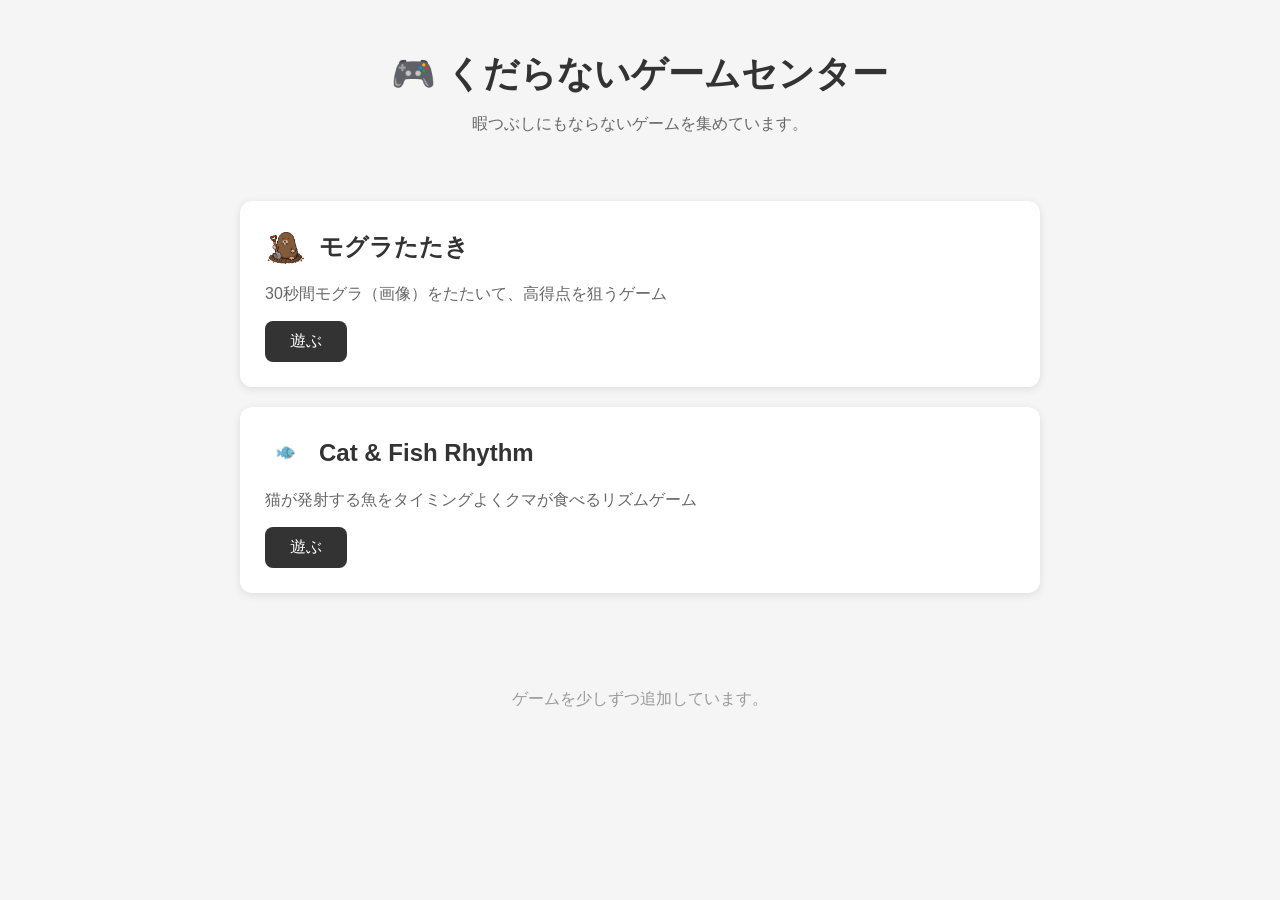
<file: index.html>
<!DOCTYPE html>
<html lang="ja">
<head>
    <meta charset="UTF-8">
    <meta name="viewport" content="width=device-width, initial-scale=1.0">

    <title>ゲームセンター</title>

    <style>
        body {
            margin: 0;
            font-family: sans-serif;
            background: #f5f5f5;
            color: #333;
        }

        header {
            text-align: center;
            padding: 50px 20px 30px;
        }

        header h1 {
            margin: 0;
            font-size: 36px;
        }

        header p {
            margin-top: 15px;
            color: #666;
        }

        .games {
            max-width: 800px;
            margin: 0 auto;
            padding: 20px;
        }

        .game {
            background: white;
            border-radius: 12px;
            padding: 25px;
            margin-bottom: 20px;
            box-shadow: 0 2px 8px rgba(0, 0, 0, 0.1);
        }

        .game h2 {
            margin-top: 0;
        }

        .game p {
            color: #666;
        }

        .play-button {
            display: inline-block;
            padding: 10px 25px;
            background: #333;
            color: white;
            text-decoration: none;
            border-radius: 8px;
        }

        .play-button:hover {
            background: #555;
        }

        footer {
            text-align: center;
            padding: 40px 20px;
            color: #999;
        }
    </style>
</head>

<body>

    <header>
        <h1>🎮 くだらないゲームセンター</h1>
        <p>暇つぶしにもならないゲームを集めています。</p>
    </header>

    <main class="games">

        <!-- 30秒モグラたたき -->
        <section class="game">
            <div style="display: flex; align-items: center; gap: 12px; margin-bottom: 10px;">
                <img src="games/click/images/mogura_normal.png" alt="モグラ" style="width: 42px; height: 42px; object-fit: contain;">
                <h2 style="margin: 0;">モグラたたき</h2>
            </div>

            <p>
                30秒間モグラ（画像）をたたいて、高得点を狙うゲーム
            </p>

            <a class="play-button" href="games/click/">
                遊ぶ
            </a>
        </section>

        <section class="game">
            <div style="display: flex; align-items: center; gap: 12px; margin-bottom: 10px;">
                <img src="games/cat-fish/images/fish.png" alt="猫と魚" style="width: 42px; height: 42px; object-fit: contain;">
                <h2 style="margin: 0;">Cat & Fish Rhythm</h2>
            </div>

            <p>
                猫が発射する魚をタイミングよくクマが食べるリズムゲーム
            </p>

            <a class="play-button" href="games/cat-fish/">
                遊ぶ
            </a>
        </section>

        <!--
        ゲームを追加するときはここに追加する。

        <section class="game">
            <h2>🎵 リズムゲーム</h2>

            <p>
                音楽に合わせてキーを叩こう。
            </p>

            <a class="play-button" href="games/rhythm/">
                遊ぶ
            </a>
        </section>
        -->

    </main>

    <footer>
        <p>ゲームを少しずつ追加しています。</p>
    </footer>

</body>
</html>
</file>
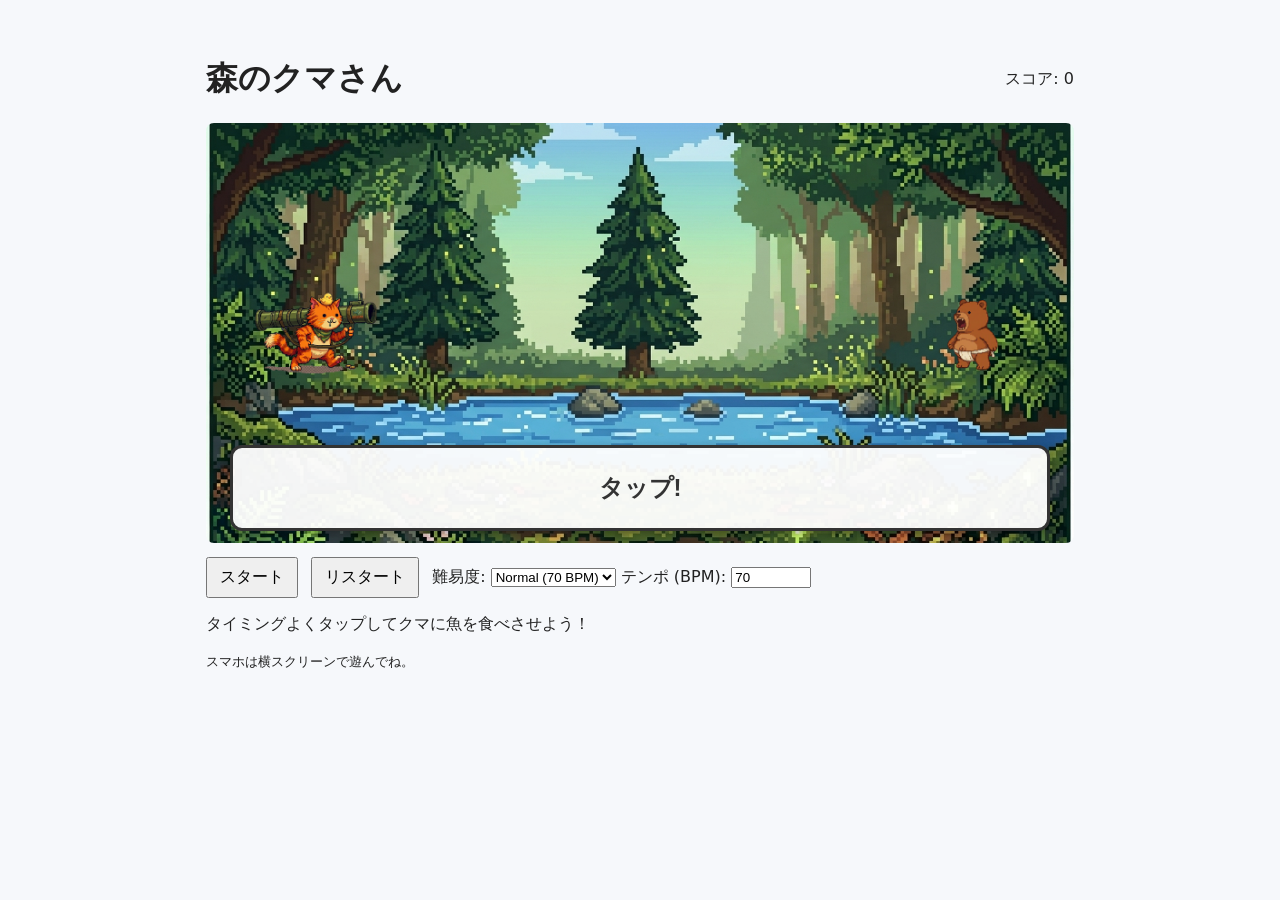
<file: games/cat-fish/index.html>
<!doctype html>
<html lang="ja">
<head>
  <meta charset="utf-8">
  <meta name="viewport" content="width=device-width,initial-scale=1">
  <title>森のクマさん</title>
  <link rel="stylesheet" href="style.css">

  <style>
    #play-area {
      background-image: url("images/background.png");
      background-size: cover;
      background-position: center;
      background-repeat: no-repeat;
    }
  </style>
</head>

<body>
  <div id="game">
    <header>
      <h1>森のクマさん</h1>
      <div id="score">スコア: <span id="score-val">0</span></div>
    </header>

    <main>
      <div id="play-area">
        <div id="cat" class="character">
          <img src="images/cat.png" alt="cat">
        </div>

        <div id="feedback" aria-hidden="true"></div>

        <div id="bear" class="character">
          <img src="images/bear.png" alt="bear">

          <div class="judge-overlay" aria-hidden="true">
            <div class="judge-ring perfect"></div>
            <div class="judge-ring good"></div>
          </div>
        </div>

        <div id="fish-layer" aria-hidden="true"></div>

        <div id="hit-zone" class="hit-zone" aria-hidden="true"></div>

        <div id="turn-banner" class="turn-banner hidden" aria-hidden="true">
          準備中
        </div>

        <button id="tap-area" class="tap-area" aria-label="タップエリア">
          タップ!
        </button>

        <div id="judgement" class="judgement" aria-hidden="true"></div>
      </div>

      <div id="controls">
        <button id="start">スタート</button>
        <button id="restart">リスタート</button>

        <label for="difficulty">難易度:</label>
        <select id="difficulty">
          <option value="easy">Easy (60 BPM)</option>
          <option value="normal" selected>Normal (70 BPM)</option>
          <option value="hard">Hard (90 BPM)</option>
        </select>

        <label for="bpm-input">テンポ (BPM):</label>
        <input
          id="bpm-input"
          type="number"
          value="70"
          min="30"
          max="240"
          style="width:80px"
        >

        <p>タイミングよくタップしてクマに魚を食べさせよう！</p>
      </div>
    </main>

    <footer>
      <small>スマホは横スクリーンで遊んでね。</small>
    </footer>
  </div>

  <script src="game.js"></script>
</body>
</html>
</file>
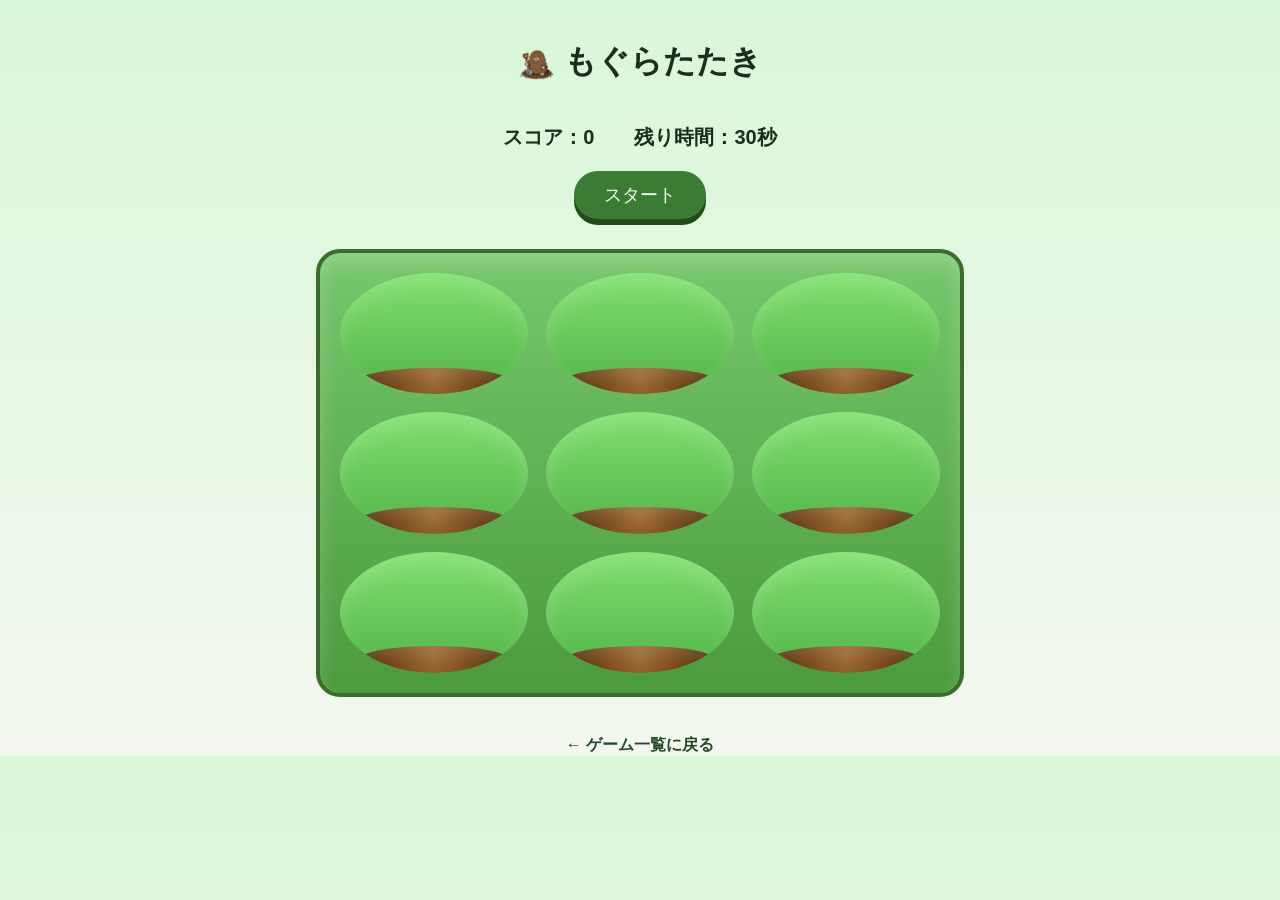
<file: games/click/index.html>
<!DOCTYPE html>
<html lang="ja">
<head>
    <meta charset="UTF-8">
    <meta name="viewport" content="width=device-width, initial-scale=1.0">

    <title>30秒もぐらたたき</title>

    <link rel="stylesheet" href="style.css">
</head>

<body>

    <h1><img src="images/mogura_normal.png" alt="もぐら" style="width: 38px; height: 38px; vertical-align: middle; margin-right: 8px;">もぐらたたき</h1>

    <div class="status">
        <p id="score">スコア：0</p>
        <p id="time">残り時間：30秒</p>
    </div>

    <button id="start">スタート</button>

    <div id="game" aria-label="もぐらたたきゲーム">
        <div class="hole"><button class="mole" data-rarity="normal" data-points="1" aria-label="モグラ1"><img class="mole-image" src="images/mogura_normal.png" alt="もぐら" data-normal="images/mogura_normal.png" data-rare="images/mogura_rare.png" data-gold="images/mogula_gold.png" data-hit-normal="images/mogura_normal_hit.png" data-hit-rare="images/mogura_rare_hit.png" data-hit-gold="images/mogura_gold_hit.png"><span class="mole-points">1</span></button></div>
        <div class="hole"><button class="mole" data-rarity="normal" data-points="1" aria-label="モグラ2"><img class="mole-image" src="images/mogura_normal.png" alt="もぐら" data-normal="images/mogura_normal.png" data-rare="images/mogura_rare.png" data-gold="images/mogula_gold.png" data-hit-normal="images/mogura_normal_hit.png" data-hit-rare="images/mogura_rare_hit.png" data-hit-gold="images/mogura_gold_hit.png"><span class="mole-points">1</span></button></div>
        <div class="hole"><button class="mole" data-rarity="normal" data-points="1" aria-label="モグラ3"><img class="mole-image" src="images/mogura_normal.png" alt="もぐら" data-normal="images/mogura_normal.png" data-rare="images/mogura_rare.png" data-gold="images/mogula_gold.png" data-hit-normal="images/mogura_normal_hit.png" data-hit-rare="images/mogura_rare_hit.png" data-hit-gold="images/mogura_gold_hit.png"><span class="mole-points">1</span></button></div>
        <div class="hole"><button class="mole" data-rarity="normal" data-points="1" aria-label="モグラ4"><img class="mole-image" src="images/mogura_normal.png" alt="もぐら" data-normal="images/mogura_normal.png" data-rare="images/mogura_rare.png" data-gold="images/mogula_gold.png" data-hit-normal="images/mogura_normal_hit.png" data-hit-rare="images/mogura_rare_hit.png" data-hit-gold="images/mogura_gold_hit.png"><span class="mole-points">1</span></button></div>
        <div class="hole"><button class="mole" data-rarity="normal" data-points="1" aria-label="モグラ5"><img class="mole-image" src="images/mogura_normal.png" alt="もぐら" data-normal="images/mogura_normal.png" data-rare="images/mogura_rare.png" data-gold="images/mogula_gold.png" data-hit-normal="images/mogura_normal_hit.png" data-hit-rare="images/mogura_rare_hit.png" data-hit-gold="images/mogura_gold_hit.png"><span class="mole-points">1</span></button></div>
        <div class="hole"><button class="mole" data-rarity="normal" data-points="1" aria-label="モグラ6"><img class="mole-image" src="images/mogura_normal.png" alt="もぐら" data-normal="images/mogura_normal.png" data-rare="images/mogura_rare.png" data-gold="images/mogula_gold.png" data-hit-normal="images/mogura_normal_hit.png" data-hit-rare="images/mogura_rare_hit.png" data-hit-gold="images/mogura_gold_hit.png"><span class="mole-points">1</span></button></div>
        <div class="hole"><button class="mole" data-rarity="normal" data-points="1" aria-label="モグラ7"><img class="mole-image" src="images/mogura_normal.png" alt="もぐら" data-normal="images/mogura_normal.png" data-rare="images/mogura_rare.png" data-gold="images/mogula_gold.png" data-hit-normal="images/mogura_normal_hit.png" data-hit-rare="images/mogura_rare_hit.png" data-hit-gold="images/mogura_gold_hit.png"><span class="mole-points">1</span></button></div>
        <div class="hole"><button class="mole" data-rarity="normal" data-points="1" aria-label="モグラ8"><img class="mole-image" src="images/mogura_normal.png" alt="もぐら" data-normal="images/mogura_normal.png" data-rare="images/mogura_rare.png" data-gold="images/mogula_gold.png" data-hit-normal="images/mogura_normal_hit.png" data-hit-rare="images/mogura_rare_hit.png" data-hit-gold="images/mogura_gold_hit.png"><span class="mole-points">1</span></button></div>
        <div class="hole"><button class="mole" data-rarity="normal" data-points="1" aria-label="モグラ9"><img class="mole-image" src="images/mogura_normal.png" alt="もぐら" data-normal="images/mogura_normal.png" data-rare="images/mogura_rare.png" data-gold="images/mogula_gold.png" data-hit-normal="images/mogura_normal_hit.png" data-hit-rare="images/mogura_rare_hit.png" data-hit-gold="images/mogura_gold_hit.png"><span class="mole-points">1</span></button></div>
    </div>

    <a href="../../">← ゲーム一覧に戻る</a>

    <script>
        const gameScript = document.createElement("script");
        gameScript.src = "game.js";
        document.body.appendChild(gameScript);
    </script>

</body>
</html>
</file>
<file: games/cat-fish/style.css>
* {
  box-sizing: border-box;
}

body {
  font-family: system-ui, -apple-system, Segoe UI, Roboto,
    'Hiragino Kaku Gothic ProN', Meiryo, Arial;
  margin: 0;
  padding: 0;
  background: #f6f8fb;
  color: #222;
}

#game {
  max-width: 900px;
  margin: 20px auto;
  padding: 16px;
}

header {
  display: flex;
  justify-content: space-between;
  align-items: center;
}

/* ==============================
   ゲームエリア
   ============================== */

#play-area {
  position: relative;
  height: 420px;

  /* 背景画像 */
  background-image: url("images/background.png");
  background-size: cover;
  background-position: center;
  background-repeat: no-repeat;

  border-radius: 8px;
  overflow: hidden;

  padding: 24px 24px 140px 24px;
}

/* ==============================
   キャラクター
   ============================== */

.character {
  width: 160px;
  height: 160px;

  display: flex;
  align-items: center;
  justify-content: center;

  position: absolute;
  top: 50%;

  transform: translateY(-50%);
}

.character img {
  max-width: 100%;
  max-height: 100%;
}

#cat {
  left: 24px;
  z-index: 30;
}

#bear {
  right: 24px;
  z-index: 30;
}

/* ==============================
   魚
   ============================== */

#fish-layer {
  position: absolute;
  left: 0;
  right: 0;
  top: 0;
  bottom: 0;

  pointer-events: none;
  z-index: 60;
}

.fish {
  position: absolute;

  width: 64px;
  height: 32px;

  transform-origin: center;

  transition:
    transform 0.6s linear,
    opacity 0.25s ease;

  z-index: 65;

  pointer-events: none;
}

.fish img {
  display: block;
  max-width: 100%;
  height: auto;
}

/* ==============================
   タップボタン
   ============================== */

.tap-area {
  position: absolute;

  bottom: 12px;
  left: 50%;

  transform: translateX(-50%);

  height: 86px;
  width: calc(100% - 48px);
  max-width: 820px;

  /* 背景が透けないようにする */
  background: rgba(255, 255, 255, 0.95);

  color: #333;

  border: 3px solid #333;
  border-radius: 12px;

  display: flex;
  align-items: center;
  justify-content: center;

  font-size: 24px;
  font-weight: bold;

  box-shadow: 0 3px 10px rgba(0, 0, 0, 0.3);

  cursor: pointer;

  z-index: 40;

  pointer-events: auto;
}

/* タップ中 */
.tap-area:active {
  background: #ddd;
  transform: translateX(-50%) scale(0.96);
}

/* ==============================
   操作部分
   ============================== */

#controls {
  margin-top: 14px;
}

button {
  padding: 8px 12px;
  font-size: 16px;
  margin-right: 8px;
}

/* ==============================
   フィードバック
   ============================== */

#feedback {
  position: absolute;

  left: 50%;
  top: 10px;

  transform: translateX(-50%);

  padding: 6px 10px;

  border-radius: 6px;

  background: rgba(0, 0, 0, 0.6);
  color: #fff;

  display: none;
}

/* ==============================
   Perfect / Good / Miss
   ============================== */

.judgement {
  position: absolute;

  left: 50%;
  top: 20%;

  transform: translateX(-50%);

  padding: 10px 18px;

  border-radius: 10px;

  font-size: 22px;
  font-weight: 700;

  color: #222;

  background: rgba(255, 255, 255, 0.95);

  opacity: 0;

  transition:
    opacity 0.12s ease,
    transform 0.18s ease;

  pointer-events: none;

  z-index: 40;
}

.judgement.show {
  opacity: 1;
  transform: translateX(-50%) translateY(-6px);
}

.judgement.perfect {
  background: #fff0a8;
  color: #b36b00;
}

.judgement.good {
  background: #d6f7d6;
  color: #0a7b19;
}

.judgement.miss {
  background: #ffd6d6;
  color: #7b0a0a;
}

.judgement.measure {
  background: #e8f0ff;
  color: #123a7a;
}

/* ==============================
   ターン表示
   ============================== */

.turn-banner {
  position: absolute;

  left: 50%;
  top: 8px;

  transform: translateX(-50%);

  padding: 8px 12px;

  border-radius: 8px;

  background: rgba(255, 255, 255, 0.95);

  font-weight: 700;

  z-index: 45;

  color: #222;

  box-shadow: 0 2px 8px rgba(0, 0, 0, 0.08);

  transition:
    opacity 0.16s ease,
    transform 0.16s ease;
}

.turn-banner.hidden {
  opacity: 0;

  transform:
    translateX(-50%)
    translateY(-6px);
}

.turn-banner.cat {
  background: #fff7e5;
  color: #6b3f00;
}

.turn-banner.bear {
  background: #e8f7ff;
  color: #0b5a86;
}

/* ==============================
   クマが食べるとき
   ============================== */

#bear.eating img {
  transform:
    translateY(-6px)
    scale(1.04);

  filter: brightness(1.08);
}

/* ==============================
   スマホ
   ============================== */

@media (max-width: 700px) {

  #play-area {
    height: auto;

    min-height: 520px;

    padding:
      18px
      18px
      110px
      18px;
  }

  .character {
    position: relative;

    width: 140px;
    height: 140px;

    margin: 10px auto;

    top: auto;

    transform: none;
  }

  .tap-area {
    position: relative;

    height: 86px;

    margin-top: 12px;

    border-radius: 12px;

    width: 100%;

    left: 0;

    transform: none;
  }

  .tap-area:active {
    transform: scale(0.96);
  }

  #fish-layer {
    z-index: 10;
  }
}

/* ==============================
   小さいスマホ
   ============================== */

@media (max-width: 600px) {

  .character {
    width: 110px;
    height: 110px;
  }

  .fish {
    width: 48px;
    height: 24px;
  }

  .judgement {
    font-size: 18px;
    top: 14%;
  }

}
</file>
<file: games/click/style.css>
body {
    margin: 0;
    font-family: sans-serif;
    text-align: center;
    background: linear-gradient(#d9f7d9, #f3f7ef);
    color: #1d2d1d;
}

h1 {
    margin-top: 40px;
    margin-bottom: 20px;
}

.status {
    display: flex;
    justify-content: center;
    gap: 40px;
    font-size: 20px;
    font-weight: bold;
}

#start {
    padding: 12px 30px;
    font-size: 18px;
    cursor: pointer;
    border: none;
    border-radius: 999px;
    background: #3a7d32;
    color: white;
    box-shadow: 0 6px 0 #224a1d;
    transition: transform 0.1s ease;
}

#start:active {
    transform: translateY(3px);
    box-shadow: 0 3px 0 #224a1d;
}

#start:disabled {
    opacity: 0.7;
    cursor: not-allowed;
}

#game {
    width: min(90vw, 600px);
    height: min(62vw, 400px);
    margin: 30px auto;
    padding: 20px;
    background: linear-gradient(#76c76d, #4b9a3d);
    border: 4px solid #3d6a2d;
    border-radius: 24px;
    display: grid;
    grid-template-columns: repeat(3, minmax(0, 1fr));
    grid-auto-rows: 1fr;
    gap: 18px;
    position: relative;
    box-shadow: inset 0 10px 20px rgba(255, 255, 255, 0.2);
}

.hole {
    display: flex;
    align-items: flex-end;
    justify-content: center;
    background: linear-gradient(#7fe06c, #52b548);
    border-radius: 50%;
    width: 100%;
    height: 100%;
    aspect-ratio: 1 / 1;
    min-height: 0;
    position: relative;
    overflow: hidden;
    box-shadow: inset 0 10px 20px rgba(255, 255, 255, 0.15);
}

@media (max-width: 480px) {
    body {
        padding: 0 10px;
    }

    h1 {
        font-size: 28px;
        margin-top: 20px;
    }

    .status {
        gap: 20px;
        font-size: 16px;
    }

    #game {
        width: min(92vw, 420px);
        height: min(70vw, 360px);
        padding: 14px;
        gap: 10px;
    }

    .mole {
        width: 72px;
        height: 72px;
        min-width: 72px;
        min-height: 72px;
    }

    .mole-image {
        max-width: 72px;
        max-height: 72px;
    }

    .mole-points {
        min-width: 26px;
        height: 26px;
        font-size: 16px;
    }
}

.hole::before {
    content: "";
    position: absolute;
    left: 10%;
    right: 10%;
    bottom: 0;
    height: 22%;
    background: radial-gradient(circle at 50% 35%, #a06e38 0%, #7d4d1e 45%, #4b2a0f 100%);
    border-radius: 50%;
    box-shadow: inset 0 8px 12px rgba(255, 255, 255, 0.12);
}

.mole {
    width: 90px;
    height: 90px;
    border: none;
    background: transparent;
    cursor: pointer;
    transform: translateY(96%);
    transition: transform 0.15s ease, filter 0.15s ease;
    position: relative;
    z-index: 1;
    display: flex;
    align-items: center;
    justify-content: center;
    padding: 0;
    min-width: 90px;
    min-height: 90px;
}

.mole.visible {
    transform: translateY(0);
    filter: drop-shadow(0 6px 8px rgba(0, 0, 0, 0.18));
}

.mole:focus-visible {
    outline: 3px solid #fff;
    outline-offset: 2px;
}

.mole-image {
    display: block;
    width: 100%;
    height: 100%;
    object-fit: contain;
    user-select: none;
    pointer-events: none;
    max-width: 90px;
    max-height: 90px;
}

.mole-points {
    position: absolute;
    right: -2px;
    bottom: 2px;
    min-width: 30px;
    height: 30px;
    border-radius: 50%;
    display: flex;
    align-items: center;
    justify-content: center;
    font-weight: bold;
    font-size: 18px;
    color: #fff;
    background: #f5a623;
    border: 2px solid #fff;
    box-shadow: 0 3px 8px rgba(0, 0, 0, 0.2);
    opacity: 0;
    transform: scale(0.6);
    transition: opacity 0.1s ease, transform 0.1s ease;
}

.mole.visible .mole-points {
    opacity: 1;
    transform: scale(1);
}

.mole[data-rarity="rare"] .mole-points {
    background: #f45d5d;
}

.mole[data-rarity="gold"] .mole-points {
    background: #f4b400;
}

a {
    display: inline-block;
    margin-top: 8px;
    color: #204b22;
    text-decoration: none;
    font-weight: bold;
}
</file>
